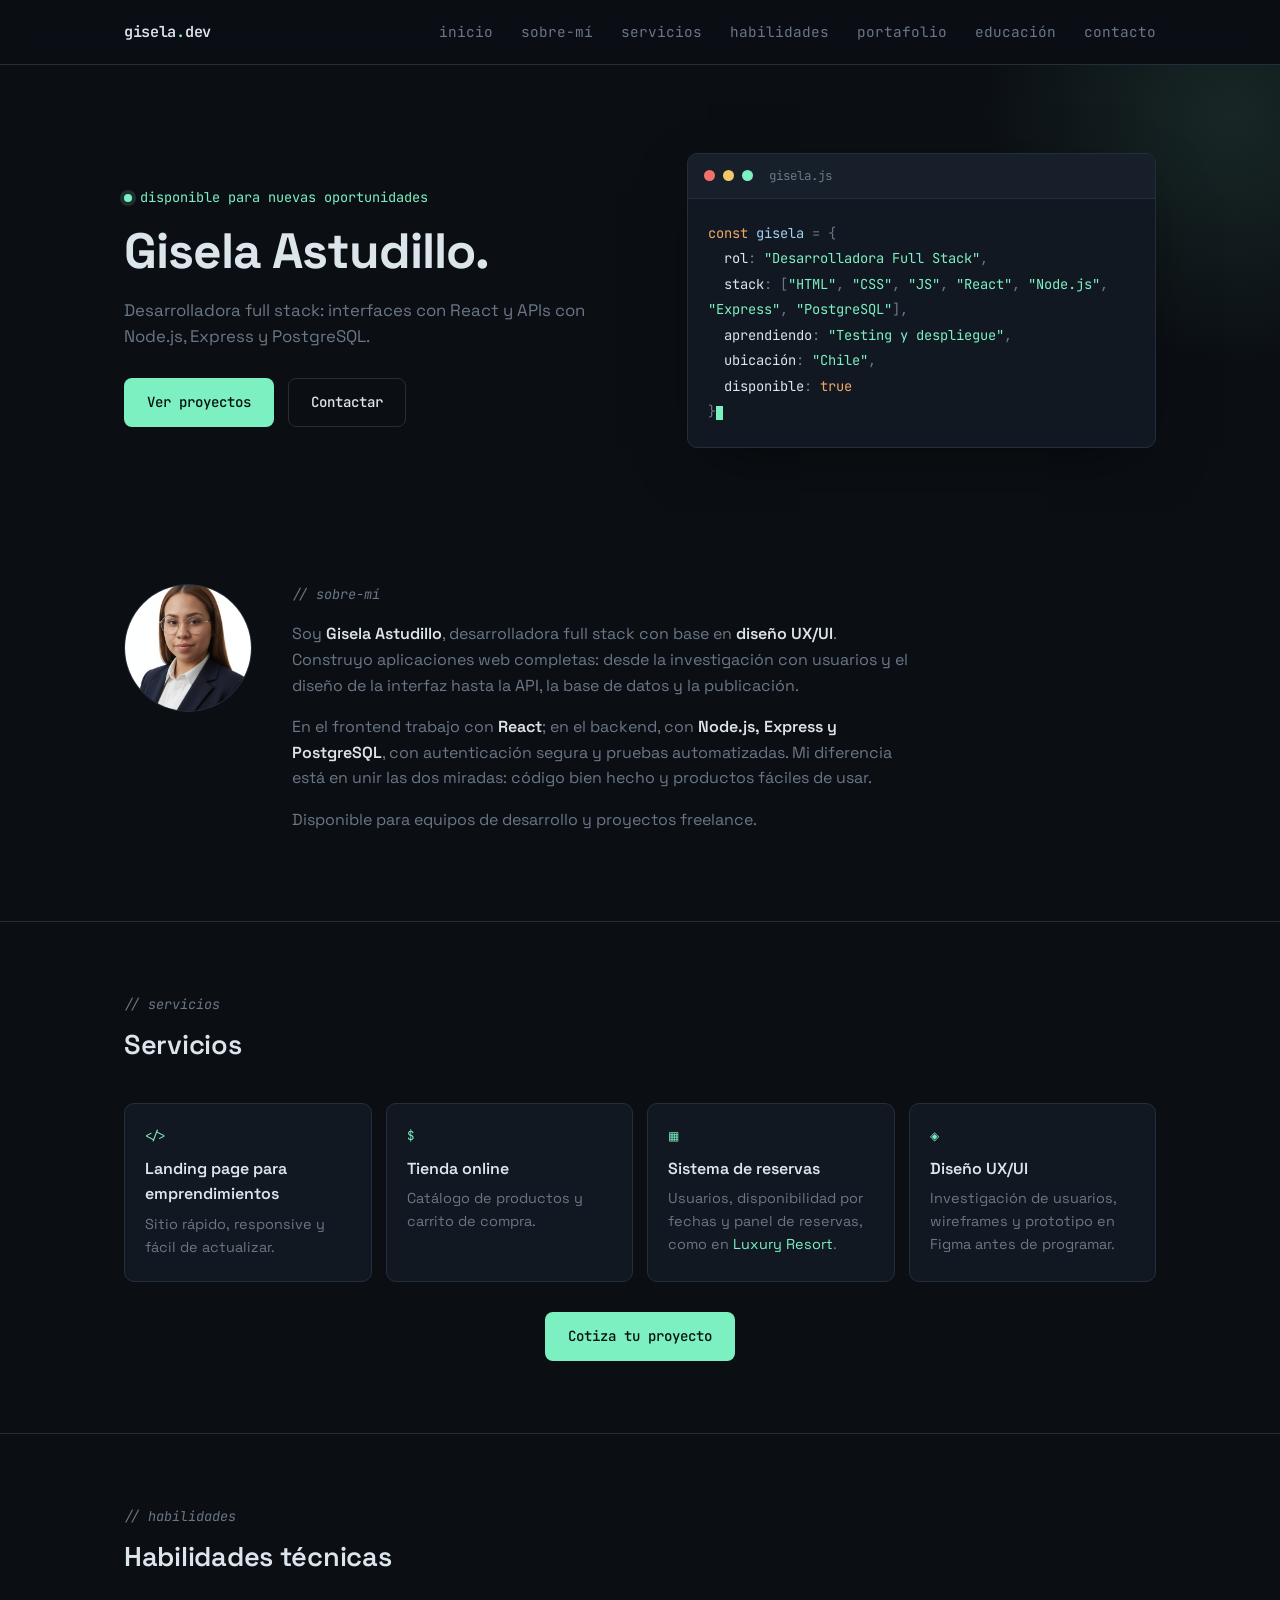
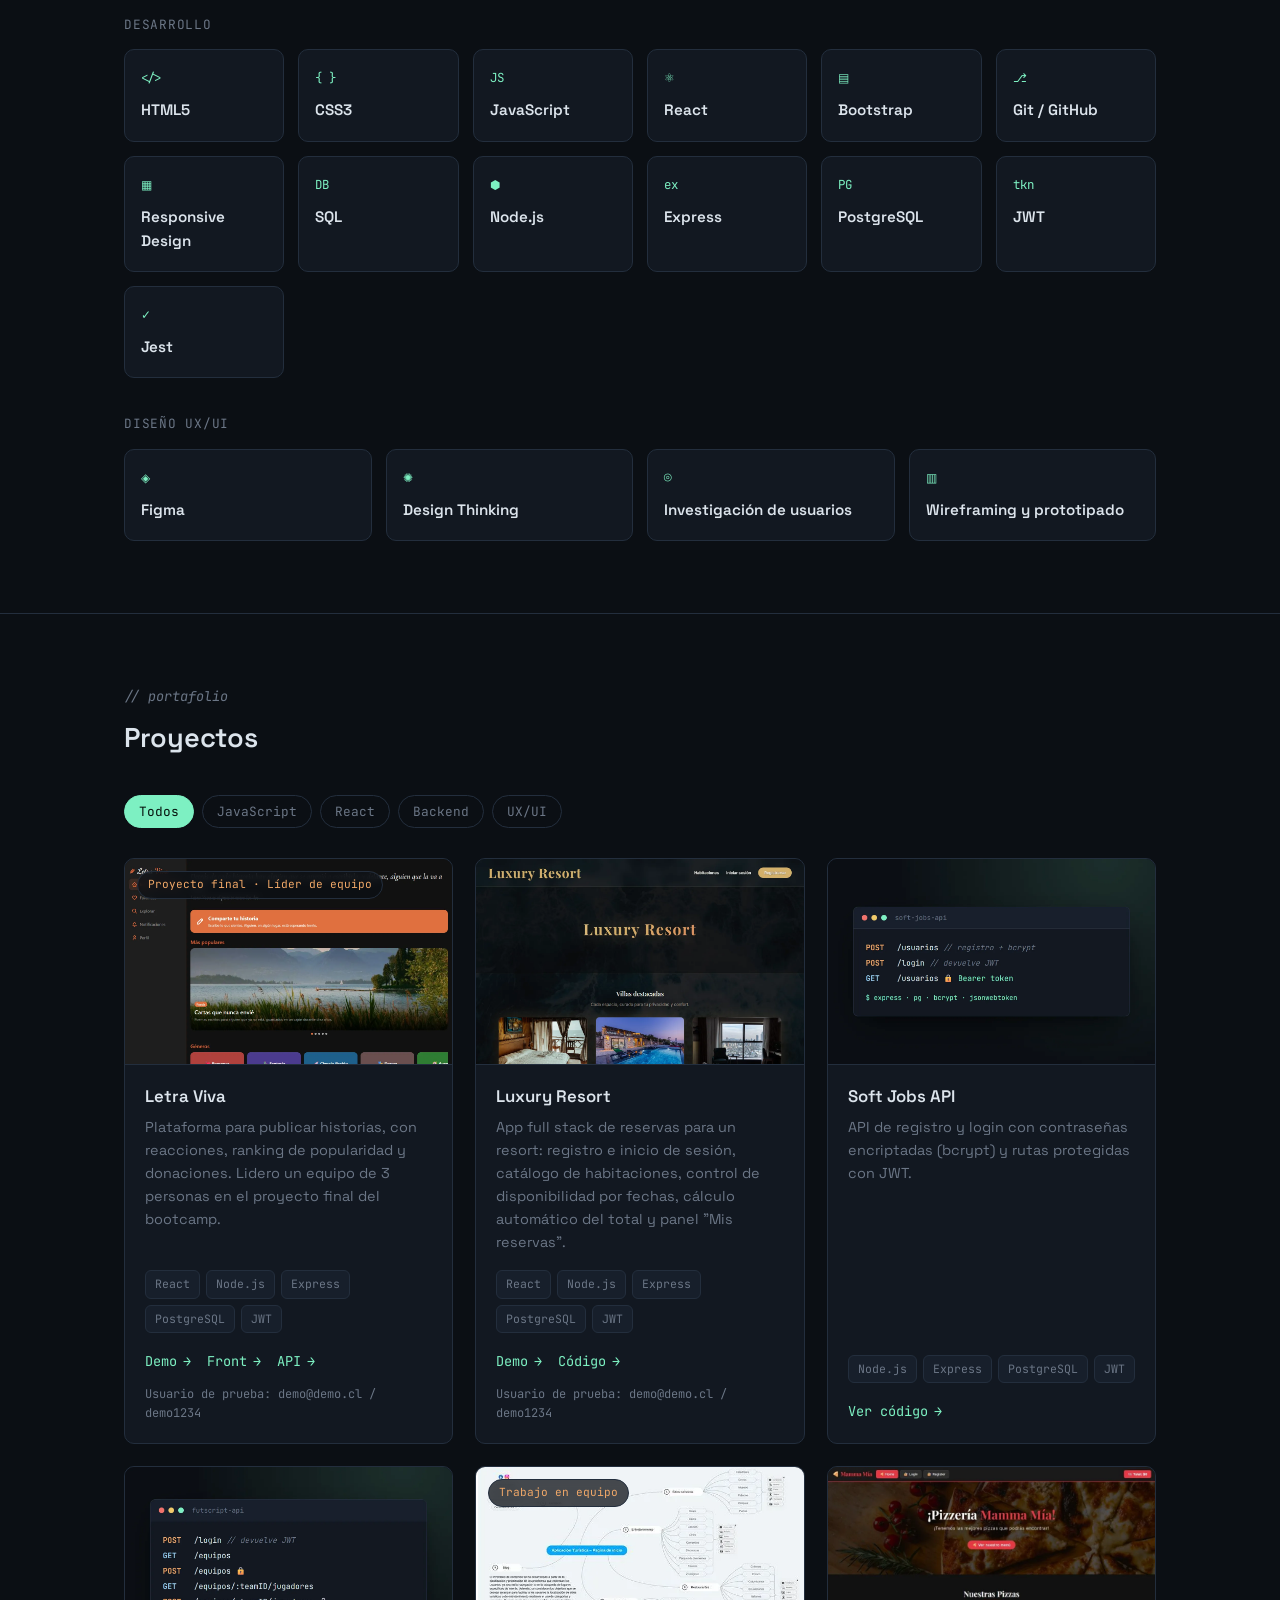
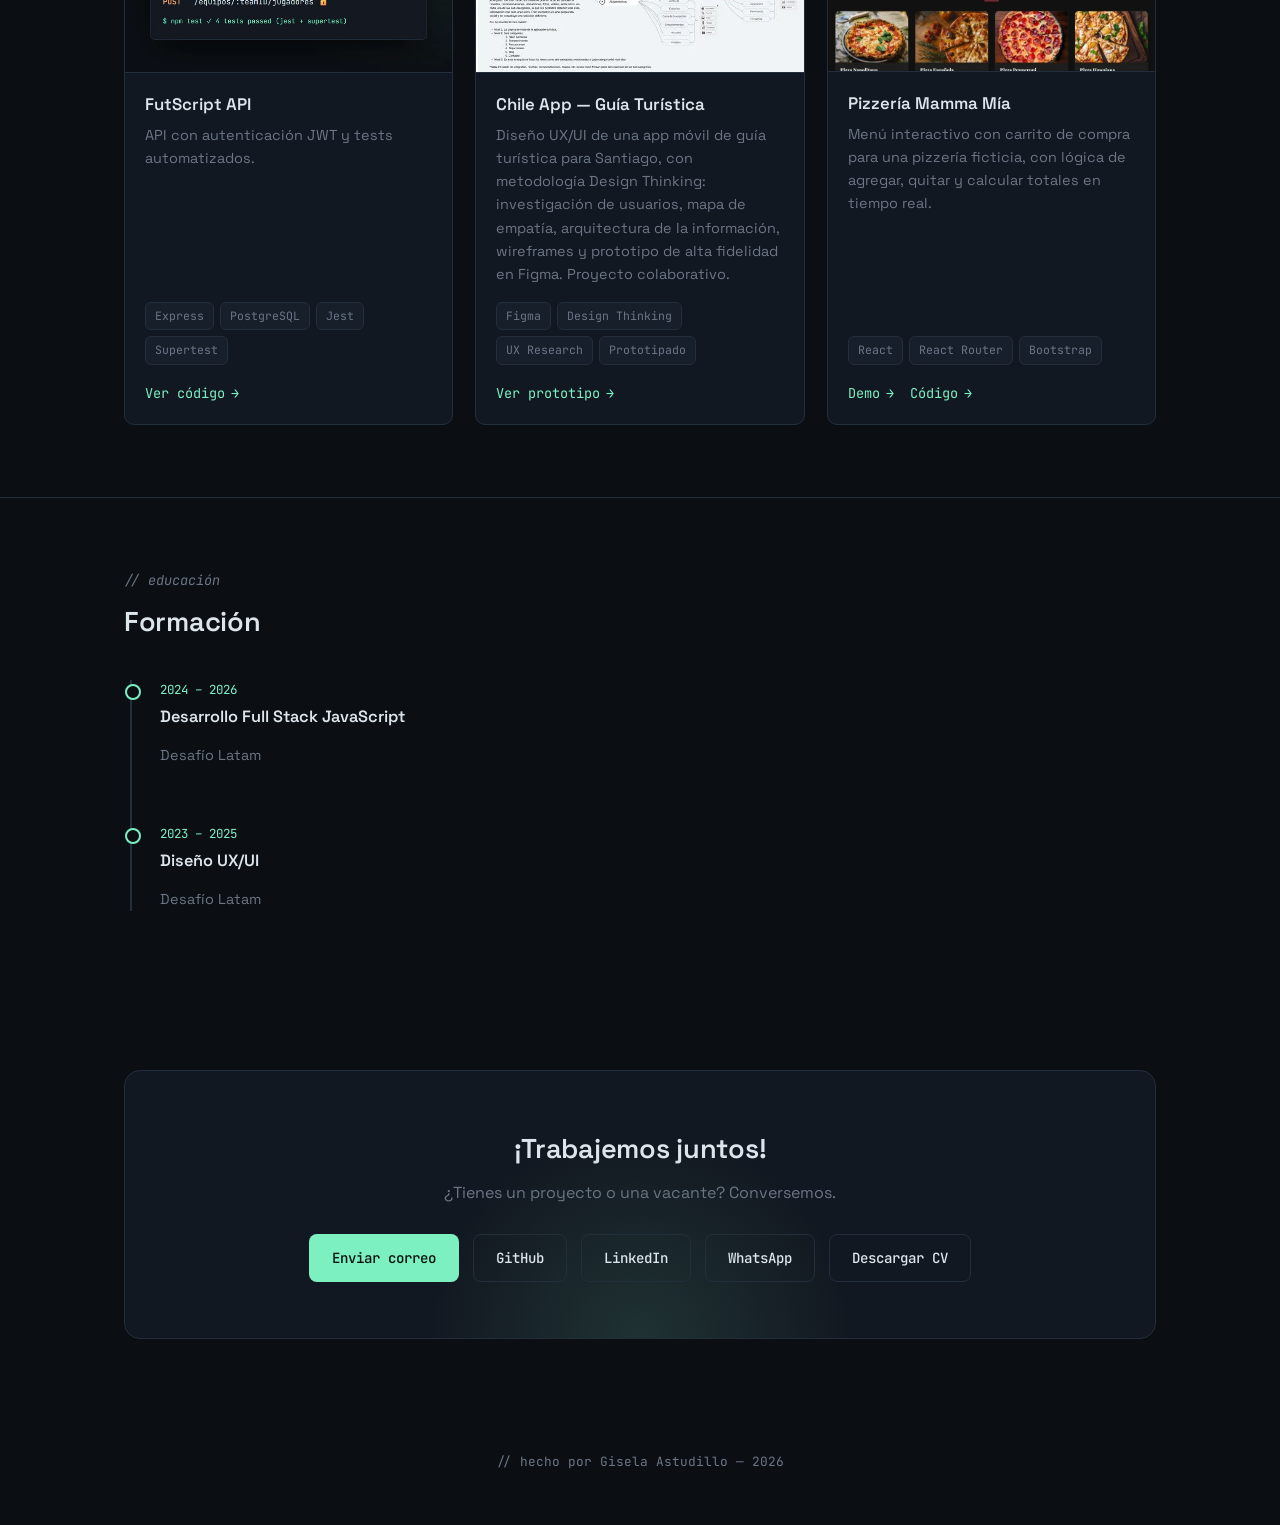
<file: index.html>
<!DOCTYPE html>
<html lang="es">
<head>
<meta charset="UTF-8">
<meta name="viewport" content="width=device-width, initial-scale=1.0">
<title>Gisela Astudillo — Desarrolladora Full Stack</title>
<meta name="description" content="Portafolio de Gisela Astudillo, desarrolladora full stack. Frontend con HTML, CSS, JavaScript y React, y backend con Node.js, Express y PostgreSQL.">
<link rel="preconnect" href="https://fonts.googleapis.com">
<link rel="preconnect" href="https://fonts.gstatic.com" crossorigin>
<link href="https://fonts.googleapis.com/css2?family=Space+Grotesk:wght@400;500;600;700&family=JetBrains+Mono:wght@400;500;600&display=swap" rel="stylesheet">
<link rel="stylesheet" href="css/style.css">
<script src="js/main.js" defer></script>
</head>
<body>

<nav class="nav">
  <div class="wrap">
    <a class="nav-brand" href="#inicio">gisela<span>.</span>dev</a>
    <button class="nav-toggle" id="navToggle" aria-label="Abrir menú" aria-expanded="false" aria-controls="navLinks">☰</button>
    <ul class="nav-links" id="navLinks">
      <li><a href="#inicio">inicio</a></li>
      <li><a href="#sobre-mi">sobre-mí</a></li>
      <li><a href="#servicios">servicios</a></li>
      <li><a href="#habilidades">habilidades</a></li>
      <li><a href="#portafolio">portafolio</a></li>
      <li><a href="#educacion">educación</a></li>
      <li><a href="#contacto">contacto</a></li>
    </ul>
  </div>
</nav>

<header id="inicio" class="hero">
  <div class="wrap hero-grid">
    <div>
      <p class="hero-eyebrow">disponible para nuevas oportunidades</p>
      <h1>Gisela Astudillo.</h1>
      <p class="lead">Desarrolladora full stack: interfaces con React y APIs con Node.js, Express y PostgreSQL.</p>
      <div class="hero-ctas">
        <a href="#portafolio" class="btn btn-primary">Ver proyectos</a>
        <a href="#contacto" class="btn btn-ghost">Contactar</a>
      </div>
    </div>

    <div class="code-card" aria-hidden="false">
      <div class="code-card-head">
        <span class="code-dot"></span><span class="code-dot"></span><span class="code-dot"></span>
        <span class="code-card-filename">gisela.js</span>
      </div>
      <div class="code-card-body mono">
<span class="tok-kw">const</span> <span class="tok-var">gisela</span> <span class="tok-punc">=</span> <span class="tok-punc">{</span><br>
&nbsp;&nbsp;<span class="tok-prop">rol</span><span class="tok-punc">:</span> <span class="tok-str">"Desarrolladora Full Stack"</span><span class="tok-punc">,</span><br>
&nbsp;&nbsp;<span class="tok-prop">stack</span><span class="tok-punc">:</span> <span class="tok-punc">[</span><span class="tok-str">"HTML"</span><span class="tok-punc">,</span> <span class="tok-str">"CSS"</span><span class="tok-punc">,</span> <span class="tok-str">"JS"</span><span class="tok-punc">,</span> <span class="tok-str">"React"</span><span class="tok-punc">,</span> <span class="tok-str">"Node.js"</span><span class="tok-punc">,</span> <span class="tok-str">"Express"</span><span class="tok-punc">,</span> <span class="tok-str">"PostgreSQL"</span><span class="tok-punc">]</span><span class="tok-punc">,</span><br>
&nbsp;&nbsp;<span class="tok-prop">aprendiendo</span><span class="tok-punc">:</span> <span class="tok-str">"Testing y despliegue"</span><span class="tok-punc">,</span><br>
&nbsp;&nbsp;<span class="tok-prop">ubicación</span><span class="tok-punc">:</span> <span class="tok-str">"Chile"</span><span class="tok-punc">,</span><br>
&nbsp;&nbsp;<span class="tok-prop">disponible</span><span class="tok-punc">:</span> <span class="tok-kw">true</span><br>
<span class="tok-punc">}</span><span class="cursor"></span>
      </div>
    </div>
  </div>
</header>

<section id="sobre-mi">
  <div class="wrap">
    <div class="about-grid">
      <img class="about-avatar" src="img/gisela.jpg" alt="Foto de Gisela Astudillo" width="128" height="128">
      <div class="about-text">
        <p class="eyebrow mono"><span class="tok-com">// sobre-mí</span></p>
        <p>Soy <strong>Gisela Astudillo</strong>, desarrolladora full stack con base en <strong>diseño UX/UI</strong>. Construyo aplicaciones web completas: desde la investigación con usuarios y el diseño de la interfaz hasta la API, la base de datos y la publicación.</p>
        <p>En el frontend trabajo con <strong>React</strong>; en el backend, con <strong>Node.js, Express y PostgreSQL</strong>, con autenticación segura y pruebas automatizadas. Mi diferencia está en unir las dos miradas: código bien hecho y productos fáciles de usar.</p>
        <p>Disponible para equipos de desarrollo y proyectos freelance.</p>
      </div>
    </div>
  </div>
</section>

<hr class="divider">

<section id="servicios">
  <div class="wrap">
    <div class="section-head">
      <p class="eyebrow mono"><span class="tok-com">// servicios</span></p>
      <h2>Servicios</h2>
    </div>
    <div class="services-grid">
      <div class="service-card">
        <span class="skill-icon mono">&lt;/&gt;</span>
        <h3 class="service-title">Landing page para emprendimientos</h3>
        <p class="service-desc">Sitio rápido, responsive y fácil de actualizar.</p>
      </div>
      <div class="service-card">
        <span class="skill-icon mono">$</span>
        <h3 class="service-title">Tienda online</h3>
        <p class="service-desc">Catálogo de productos y carrito de compra.</p>
      </div>
      <div class="service-card">
        <span class="skill-icon mono">▦</span>
        <h3 class="service-title">Sistema de reservas</h3>
        <p class="service-desc">Usuarios, disponibilidad por fechas y panel de reservas, como en <a href="#portafolio">Luxury Resort</a>.</p>
      </div>
      <div class="service-card">
        <span class="skill-icon mono">◈</span>
        <h3 class="service-title">Diseño UX/UI</h3>
        <p class="service-desc">Investigación de usuarios, wireframes y prototipo en Figma antes de programar.</p>
      </div>
    </div>
    <div class="services-cta">
      <a href="#contacto" class="btn btn-primary">Cotiza tu proyecto</a>
    </div>
  </div>
</section>

<hr class="divider">

<section id="habilidades">
  <div class="wrap">
    <div class="section-head">
      <p class="eyebrow mono"><span class="tok-com">// habilidades</span></p>
      <h2>Habilidades técnicas</h2>
    </div>

    <p class="skills-group-label mono">Desarrollo</p>
    <div class="skills-grid">
      <div class="skill-card">
        <span class="skill-icon mono">&lt;/&gt;</span>
        <span class="skill-name">HTML5</span>
      </div>
      <div class="skill-card">
        <span class="skill-icon mono">{ }</span>
        <span class="skill-name">CSS3</span>
      </div>
      <div class="skill-card">
        <span class="skill-icon mono">JS</span>
        <span class="skill-name">JavaScript</span>
      </div>
      <div class="skill-card">
        <span class="skill-icon mono">⚛</span>
        <span class="skill-name">React</span>
      </div>
      <div class="skill-card">
        <span class="skill-icon mono">▤</span>
        <span class="skill-name">Bootstrap</span>
      </div>
      <div class="skill-card">
        <span class="skill-icon mono">⎇</span>
        <span class="skill-name">Git / GitHub</span>
      </div>
      <div class="skill-card">
        <span class="skill-icon mono">▦</span>
        <span class="skill-name">Responsive Design</span>
      </div>
      <div class="skill-card">
        <span class="skill-icon mono">DB</span>
        <span class="skill-name">SQL</span>
      </div>
      <div class="skill-card">
        <span class="skill-icon mono">⬢</span>
        <span class="skill-name">Node.js</span>
      </div>
      <div class="skill-card">
        <span class="skill-icon mono">ex</span>
        <span class="skill-name">Express</span>
      </div>
      <div class="skill-card">
        <span class="skill-icon mono">PG</span>
        <span class="skill-name">PostgreSQL</span>
      </div>
      <div class="skill-card">
        <span class="skill-icon mono">tkn</span>
        <span class="skill-name">JWT</span>
      </div>
      <div class="skill-card">
        <span class="skill-icon mono">✓</span>
        <span class="skill-name">Jest</span>
      </div>
    </div>

    <p class="skills-group-label mono">Diseño UX/UI</p>
    <div class="skills-grid">
      <div class="skill-card">
        <span class="skill-icon mono">◈</span>
        <span class="skill-name">Figma</span>
      </div>
      <div class="skill-card">
        <span class="skill-icon mono">✺</span>
        <span class="skill-name">Design Thinking</span>
      </div>
      <div class="skill-card">
        <span class="skill-icon mono">◎</span>
        <span class="skill-name">Investigación de usuarios</span>
      </div>
      <div class="skill-card">
        <span class="skill-icon mono">▥</span>
        <span class="skill-name">Wireframing y prototipado</span>
      </div>
    </div>
  </div>
</section>

<hr class="divider">

<section id="portafolio">
  <div class="wrap">
    <div class="section-head">
      <p class="eyebrow mono"><span class="tok-com">// portafolio</span></p>
      <h2>Proyectos</h2>
    </div>

    <div class="filter-bar" role="group" aria-label="Filtrar proyectos por tecnología">
      <button class="filter-btn active" data-filter="all">Todos</button>
      <button class="filter-btn" data-filter="js">JavaScript</button>
      <button class="filter-btn" data-filter="react">React</button>
      <button class="filter-btn" data-filter="backend">Backend</button>
      <button class="filter-btn" data-filter="uxui">UX/UI</button>
    </div>

    <div class="project-grid" id="projectGrid">

      <article class="project-card" data-tags="react backend js">
        <div class="project-thumb">
          <span class="project-badge mono">Proyecto final · Líder de equipo</span>
          <img src="img/letra-viva.webp" alt="Página de inicio de Letra Viva: menú lateral, frase de bienvenida, botón para compartir una historia y carrusel de historias más populares">
        </div>
        <div class="project-body">
          <h3 class="project-title">Letra Viva</h3>
          <p class="project-desc">Plataforma para publicar historias, con reacciones, ranking de popularidad y donaciones. Lidero un equipo de 3 personas en el proyecto final del bootcamp.</p>
          <div class="project-stack">
            <span class="tag">React</span><span class="tag">Node.js</span><span class="tag">Express</span><span class="tag">PostgreSQL</span><span class="tag">JWT</span>
          </div>
          <div class="project-links">
            <a href="https://letra-viva-frontend.vercel.app" class="project-link" target="_blank" rel="noopener">Demo</a>
            <a href="https://github.com/G1I2S/letra-viva-frontend" class="project-link" target="_blank" rel="noopener">Front</a>
            <a href="https://github.com/G1I2S/letra-viva-backend" class="project-link" target="_blank" rel="noopener">API</a>
          </div>
          <p class="project-demo-user mono">Usuario de prueba: demo@demo.cl / demo1234</p>
        </div>
      </article>

      <article class="project-card" data-tags="react backend js">
        <div class="project-thumb">
          <img src="img/luxury-resort.webp" alt="Página de inicio de Luxury Resort: logo dorado sobre fondo oscuro y sección de villas destacadas con fotos de habitaciones y una piscina">
        </div>
        <div class="project-body">
          <h3 class="project-title">Luxury Resort</h3>
          <p class="project-desc">App full stack de reservas para un resort: registro e inicio de sesión, catálogo de habitaciones, control de disponibilidad por fechas, cálculo automático del total y panel "Mis reservas".</p>
          <div class="project-stack">
            <span class="tag">React</span><span class="tag">Node.js</span><span class="tag">Express</span><span class="tag">PostgreSQL</span><span class="tag">JWT</span>
          </div>
          <div class="project-links">
            <a href="https://luxury-resort-one.vercel.app" class="project-link" target="_blank" rel="noopener">Demo</a>
            <a href="https://github.com/G1I2S/luxury-resort" class="project-link" target="_blank" rel="noopener">Código</a>
          </div>
          <p class="project-demo-user mono">Usuario de prueba: demo@demo.cl / demo1234</p>
        </div>
      </article>

      <article class="project-card" data-tags="backend">
        <div class="project-thumb">
          <img src="img/soft-jobs-api.webp" alt="Ventana de código con los endpoints de Soft Jobs API: POST /usuarios para registrarse, POST /login que devuelve un JWT y GET /usuarios protegido con token">
        </div>
        <div class="project-body">
          <h3 class="project-title">Soft Jobs API</h3>
          <p class="project-desc">API de registro y login con contraseñas encriptadas (bcrypt) y rutas protegidas con JWT.</p>
          <div class="project-stack">
            <span class="tag">Node.js</span><span class="tag">Express</span><span class="tag">PostgreSQL</span><span class="tag">JWT</span>
          </div>
          <a href="https://github.com/G1I2S/soft-jobs-api" class="project-link" target="_blank" rel="noopener">Ver código</a>
        </div>
      </article>

      <article class="project-card" data-tags="backend">
        <div class="project-thumb">
          <img src="img/futscript-api.webp" alt="Ventana de código con los endpoints de FutScript API para login, equipos y jugadores, y el resultado de npm test con 4 tests aprobados">
        </div>
        <div class="project-body">
          <h3 class="project-title">FutScript API</h3>
          <p class="project-desc">API con autenticación JWT y tests automatizados.</p>
          <div class="project-stack">
            <span class="tag">Express</span><span class="tag">PostgreSQL</span><span class="tag">Jest</span><span class="tag">Supertest</span>
          </div>
          <a href="https://github.com/G1I2S/futscript-api" class="project-link" target="_blank" rel="noopener">Ver código</a>
        </div>
      </article>

      <article class="project-card" data-tags="uxui">
        <div class="project-thumb">
          <span class="project-badge mono">Trabajo en equipo</span>
          <img src="img/chile-app.webp" alt="Mapa de arquitectura de información de la app Chile App: página de inicio conectada a sitios turísticos, entretenimiento, restaurantes, alojamientos, blog y contacto, con sus subcategorías">
        </div>
        <div class="project-body">
          <h3 class="project-title">Chile App — Guía Turística</h3>
          <p class="project-desc">Diseño UX/UI de una app móvil de guía turística para Santiago, con metodología Design Thinking: investigación de usuarios, mapa de empatía, arquitectura de la información, wireframes y prototipo de alta fidelidad en Figma. Proyecto colaborativo.</p>
          <div class="project-stack">
            <span class="tag">Figma</span><span class="tag">Design Thinking</span><span class="tag">UX Research</span><span class="tag">Prototipado</span>
          </div>
          <a href="https://www.figma.com/design/fcgN9d5fnuFuSTH86VmcWc/Prototipado_turismo_iPhone?node-id=0-1&amp;t=BOihUf77lnaRrVSE-1" class="project-link" target="_blank" rel="noopener">Ver prototipo</a>
        </div>
      </article>

      <article class="project-card" data-tags="react js">
        <div class="project-thumb">
          <img src="img/pizzeria-mamma-mia.webp" alt="Página de inicio de Pizzería Mamma Mía: barra con total del carrito, portada con foto de pizza y botón Ver nuestro menú, y tarjetas de pizzas napolitana, española, pepperoni y hawaiana">
        </div>
        <div class="project-body">
          <h3 class="project-title">Pizzería Mamma Mía</h3>
          <p class="project-desc">Menú interactivo con carrito de compra para una pizzería ficticia, con lógica de agregar, quitar y calcular totales en tiempo real.</p>
          <div class="project-stack">
            <span class="tag">React</span><span class="tag">React Router</span><span class="tag">Bootstrap</span>
          </div>
          <div class="project-links">
            <a href="https://g1i2s.github.io/pizzeria-mamma-mia/" class="project-link" target="_blank" rel="noopener">Demo</a>
            <a href="https://github.com/G1I2S/pizzeria-mamma-mia" class="project-link" target="_blank" rel="noopener">Código</a>
          </div>
        </div>
      </article>

    </div>
  </div>
</section>

<hr class="divider">

<section id="educacion">
  <div class="wrap">
    <div class="section-head">
      <p class="eyebrow mono"><span class="tok-com">// educación</span></p>
      <h2>Formación</h2>
    </div>
    <div class="timeline">
      <div class="timeline-item">
        <p class="timeline-date mono">2024 – 2026</p>
        <p class="timeline-title">Desarrollo Full Stack JavaScript</p>
        <p class="timeline-sub">Desafío Latam</p>
      </div>
      <div class="timeline-item">
        <p class="timeline-date mono">2023 – 2025</p>
        <p class="timeline-title">Diseño UX/UI</p>
        <p class="timeline-sub">Desafío Latam</p>
      </div>
    </div>
  </div>
</section>

<section id="contacto">
  <div class="wrap">
    <div class="contact">
      <h2>¡Trabajemos juntos!</h2>
      <p class="lead">¿Tienes un proyecto o una vacante? Conversemos.</p>
      <div class="contact-links">
        <a href="mailto:giselaastudillo50@gmail.com" class="btn btn-primary">Enviar correo</a>
        <a href="https://github.com/G1I2S" class="btn btn-ghost" target="_blank" rel="noopener">GitHub</a>
        <a href="https://www.linkedin.com/in/gisela-astudillo" class="btn btn-ghost" target="_blank" rel="noopener">LinkedIn</a>
        <a href="https://wa.me/56996166316?text=Hola%20Gisela%2C%20vi%20tu%20portafolio%20y%20me%20interesa%20conversar" class="btn btn-ghost" target="_blank" rel="noopener">WhatsApp</a>
        <a href="docs/cv-gisela-astudillo.pdf" class="btn btn-ghost" download>Descargar CV</a>
      </div>
    </div>
  </div>
</section>

<footer class="site-footer">
  <p>// hecho por Gisela Astudillo — 2026</p>
</footer>

</body>
</html>
</file>
<file: css/style.css>
:root{
  --bg:#0B0F14;
  --surface:#121821;
  --surface-2:#171F2B;
  --border:#232E3D;
  --text:#DCE4EC;
  --text-dim:#6B7686;
  --accent:#7DF0C2;
  --accent-dim:#3E6F5C;
  --accent-warm:#F0A868;
  --radius:10px;
  --maxw:1080px;
}

*{box-sizing:border-box;}
html{scroll-behavior:smooth;}
body{
  margin:0;
  background:var(--bg);
  color:var(--text);
  font-family:'Space Grotesk', system-ui, sans-serif;
  line-height:1.6;
  -webkit-font-smoothing:antialiased;
}
.mono{font-family:'JetBrains Mono', monospace;}

a{color:var(--accent); text-decoration:none;}
a:hover{text-decoration:underline;}

::selection{background:var(--accent); color:var(--bg);}

:focus-visible{
  outline:2px solid var(--accent);
  outline-offset:3px;
  border-radius:4px;
}

.wrap{max-width:var(--maxw); margin:0 auto; padding:0 24px;}

/* ---------- NAV ---------- */
.nav{
  position:sticky; top:0; z-index:50;
  background:rgba(11,15,20,0.85);
  backdrop-filter:blur(10px);
  border-bottom:1px solid var(--border);
}
.nav .wrap{
  display:flex; align-items:center; justify-content:space-between;
  height:64px;
}
.nav-brand{
  font-family:'JetBrains Mono', monospace;
  font-weight:600;
  color:var(--text);
  font-size:0.95rem;
  letter-spacing:-0.02em;
}
.nav-brand span{color:var(--accent);}
.nav-brand:hover{text-decoration:none; color:var(--text);}

.nav-links{
  display:flex; gap:28px; list-style:none; margin:0; padding:0;
}
.nav-links a{
  color:var(--text-dim);
  font-size:0.9rem;
  font-family:'JetBrains Mono', monospace;
  transition:color 0.15s ease;
}
.nav-links a:hover{color:var(--accent); text-decoration:none;}

.nav-toggle{
  display:none;
  background:none; border:1px solid var(--border); border-radius:6px;
  color:var(--text); width:38px; height:38px; cursor:pointer;
  font-size:1.1rem;
}

@media (max-width:1000px){
  .nav-links{
    position:fixed; top:64px; left:0; right:0;
    background:var(--surface);
    border-bottom:1px solid var(--border);
    flex-direction:column; gap:0;
    max-height:0; overflow:hidden;
    transition:max-height 0.25s ease;
  }
  .nav-links.open{max-height:calc(100vh - 64px); overflow-y:auto;}
  .nav-links li{border-top:1px solid var(--border);}
  .nav-links a{display:block; padding:14px 24px;}
  .nav-toggle{display:block;}
}

/* ---------- HERO ---------- */
.hero{
  padding:88px 0 64px;
  position:relative;
  overflow:hidden;
}
.hero::before{
  content:'';
  position:absolute;
  top:-200px; right:-200px;
  width:500px; height:500px;
  background:radial-gradient(circle, var(--accent-dim) 0%, transparent 70%);
  opacity:0.25;
  pointer-events:none;
}
.hero-grid{
  display:grid;
  grid-template-columns:1.1fr 1fr;
  gap:48px;
  align-items:center;
  position:relative;
}
@media (max-width:860px){
  .hero-grid{grid-template-columns:1fr; gap:36px;}
}

.hero-eyebrow{
  font-family:'JetBrains Mono', monospace;
  color:var(--accent);
  font-size:0.85rem;
  margin-bottom:14px;
  display:flex; align-items:center; gap:8px;
}
.hero-eyebrow::before{
  content:'';
  width:8px; height:8px;
  border-radius:50%;
  background:var(--accent);
  box-shadow:0 0 0 4px rgba(125,240,194,0.15);
}

.hero h1{
  font-size:clamp(2.1rem, 4.5vw, 3.1rem);
  line-height:1.12;
  margin:0 0 18px;
  font-weight:700;
  letter-spacing:-0.02em;
}
.hero p.lead{
  color:var(--text-dim);
  font-size:1.05rem;
  max-width:46ch;
  margin:0 0 28px;
}

.hero-ctas{display:flex; gap:14px; flex-wrap:wrap;}

.btn{
  display:inline-flex; align-items:center; gap:8px;
  padding:12px 22px;
  border-radius:8px;
  font-family:'JetBrains Mono', monospace;
  font-size:0.88rem;
  font-weight:500;
  cursor:pointer;
  border:1px solid transparent;
  transition:all 0.15s ease;
}
.btn-primary{
  background:var(--accent);
  color:#06120D;
}
.btn-primary:hover{
  background:#92f3cd;
  text-decoration:none;
  transform:translateY(-1px);
}
.btn-ghost{
  background:transparent;
  border-color:var(--border);
  color:var(--text);
}
.btn-ghost:hover{
  border-color:var(--accent);
  color:var(--accent);
  text-decoration:none;
}

/* code block hero signature */
.code-card{
  background:var(--surface);
  border:1px solid var(--border);
  border-radius:var(--radius);
  overflow:hidden;
  box-shadow:0 20px 60px -20px rgba(0,0,0,0.6);
}
.code-card-head{
  display:flex; align-items:center; gap:8px;
  padding:12px 16px;
  border-bottom:1px solid var(--border);
  background:var(--surface-2);
}
.code-dot{width:11px; height:11px; border-radius:50%;}
.code-card-head .code-dot:nth-child(1){background:#F0726B;}
.code-card-head .code-dot:nth-child(2){background:#F0C868;}
.code-card-head .code-dot:nth-child(3){background:#7DF0C2;}
.code-card-filename{
  margin-left:8px;
  font-family:'JetBrains Mono', monospace;
  font-size:0.78rem;
  color:var(--text-dim);
}
.code-card-body{
  padding:22px 20px;
  font-family:'JetBrains Mono', monospace;
  font-size:0.86rem;
  line-height:1.85;
  overflow-x:auto;
}
.code-card-body .ln{color:var(--text-dim); user-select:none; display:inline-block; width:1.4em;}
.tok-kw{color:#F0A868;}
.tok-var{color:#9FD0F0;}
.tok-str{color:var(--accent);}
.tok-prop{color:#DCE4EC;}
.tok-punc{color:var(--text-dim);}
.tok-com{color:var(--text-dim); font-style:italic;}

.cursor{
  display:inline-block;
  width:7px; height:1em;
  background:var(--accent);
  vertical-align:text-bottom;
  animation:blink 1s steps(1) infinite;
}
@keyframes blink{50%{opacity:0;}}

@media (prefers-reduced-motion: reduce){
  .cursor{animation:none;}
  html{scroll-behavior:auto;}
}

/* ---------- SECTION SHELL ---------- */
section{padding:72px 0;}
.section-head{margin-bottom:36px;}
.eyebrow{
  font-family:'JetBrains Mono', monospace;
  color:var(--text-dim);
  font-size:0.85rem;
  margin:0 0 8px;
}
.eyebrow .tok-com{color:var(--text-dim);}
h2{
  font-size:1.7rem;
  margin:0;
  font-weight:600;
  letter-spacing:-0.01em;
}

.divider{
  border:none; border-top:1px solid var(--border); margin:0;
}

/* ---------- SOBRE MI ---------- */
.about-grid{
  display:grid;
  grid-template-columns:auto 1fr;
  gap:40px;
  align-items:start;
}
@media (max-width:700px){
  .about-grid{grid-template-columns:1fr;}
}
.about-avatar{
  width:128px; height:128px;
  border-radius:50%;
  background:var(--surface-2);
  border:1px solid var(--border);
  object-fit:cover;
  object-position:center 20%;
  display:block;
}
.about-text p{color:var(--text-dim); margin:0 0 16px; max-width:62ch;}
.about-text strong{color:var(--text); font-weight:600;}
.tag{
  font-family:'JetBrains Mono', monospace;
  font-size:0.78rem;
  padding:5px 10px;
  border-radius:6px;
  background:var(--surface-2);
  border:1px solid var(--border);
  color:var(--text-dim);
}

/* ---------- HABILIDADES ---------- */
.skills-group-label{
  color:var(--text-dim);
  font-size:0.8rem;
  text-transform:uppercase;
  letter-spacing:0.06em;
  margin:0 0 14px;
}
.skills-grid{
  display:grid;
  grid-template-columns:repeat(auto-fit, minmax(150px, 1fr));
  gap:14px;
  margin-bottom:36px;
}
.skills-grid:last-of-type{margin-bottom:0;}
.skill-card{
  background:var(--surface);
  border:1px solid var(--border);
  border-radius:var(--radius);
  padding:18px 16px;
  transition:border-color 0.15s ease, transform 0.15s ease;
}
.skill-card:hover{border-color:var(--accent-dim); transform:translateY(-2px);}
.skill-icon{
  font-family:'JetBrains Mono', monospace;
  color:var(--accent);
  font-size:0.78rem;
  margin-bottom:10px;
  display:block;
}
.skill-card .skill-name{font-weight:600; font-size:0.95rem; display:block;}

/* ---------- SERVICIOS ---------- */
.services-grid{
  display:grid;
  grid-template-columns:repeat(auto-fit, minmax(220px, 1fr));
  gap:14px;
}
.service-card{
  background:var(--surface);
  border:1px solid var(--border);
  border-radius:var(--radius);
  padding:22px 20px;
  transition:border-color 0.15s ease, transform 0.15s ease;
}
.service-card:hover{border-color:var(--accent-dim); transform:translateY(-2px);}
.service-title{font-weight:600; font-size:1rem; margin:0 0 6px;}
.service-desc{color:var(--text-dim); font-size:0.9rem; margin:0;}
.services-cta{margin-top:30px; text-align:center;}

/* ---------- PORTAFOLIO ---------- */
.filter-bar{
  display:flex; gap:8px; flex-wrap:wrap; margin-bottom:30px;
}
.filter-btn{
  font-family:'JetBrains Mono', monospace;
  font-size:0.8rem;
  padding:7px 14px;
  border-radius:20px;
  border:1px solid var(--border);
  background:transparent;
  color:var(--text-dim);
  cursor:pointer;
  transition:all 0.15s ease;
}
.filter-btn:hover{border-color:var(--accent-dim); color:var(--text);}
.filter-btn.active{
  background:var(--accent);
  color:#06120D;
  border-color:var(--accent);
}

.project-grid{
  display:grid;
  grid-template-columns:repeat(auto-fit, minmax(290px, 1fr));
  gap:22px;
}
.project-card{
  background:var(--surface);
  border:1px solid var(--border);
  border-radius:var(--radius);
  overflow:hidden;
  display:flex; flex-direction:column;
  transition:border-color 0.15s ease, transform 0.15s ease;
}
.project-card:hover{border-color:var(--accent-dim); transform:translateY(-3px);}
.project-thumb{
  aspect-ratio:16/10;
  background:var(--surface-2);
  display:flex; align-items:center; justify-content:center;
  border-bottom:1px solid var(--border);
}
.project-thumb svg{width:100%; height:100%;}
.project-body{padding:18px 20px 20px; display:flex; flex-direction:column; flex:1;}
.project-title{font-weight:600; font-size:1.05rem; margin:0 0 6px;}
.project-desc{color:var(--text-dim); font-size:0.9rem; margin:0 0 16px; flex:1;}
.project-stack{display:flex; flex-wrap:wrap; gap:6px; margin-bottom:18px;}
.project-stack .tag{font-size:0.72rem; padding:4px 9px;}
.project-link{
  font-family:'JetBrains Mono', monospace;
  font-size:0.85rem;
  color:var(--accent);
  display:inline-flex; align-items:center; gap:6px;
}
.project-link::after{content:'→'; transition:transform 0.15s ease;}
.project-link:hover::after{transform:translateX(3px);}
.project-links{display:flex; flex-wrap:wrap; gap:16px;}
.project-demo-user{color:var(--text-dim); font-size:0.75rem; margin:12px 0 0;}

.project-badge{
  position:absolute;
  top:12px; left:12px;
  font-family:'JetBrains Mono', monospace;
  font-size:0.7rem;
  padding:4px 10px;
  border-radius:20px;
  background:rgba(11,15,20,0.75);
  backdrop-filter:blur(4px);
  border:1px solid var(--border);
  color:var(--accent-warm);
  z-index:1;
}
.project-thumb{position:relative;}

/* ---------- EDUCACION ---------- */
.timeline{
  border-left:2px solid var(--border);
  margin-left:6px;
}
.timeline-item{
  position:relative;
  padding:0 0 30px 28px;
}
.timeline-item:last-child{padding-bottom:0;}
.timeline-item::before{
  content:'';
  position:absolute;
  left:-7px; top:4px;
  width:12px; height:12px;
  border-radius:50%;
  background:var(--bg);
  border:2px solid var(--accent);
}
.timeline-date{
  font-family:'JetBrains Mono', monospace;
  font-size:0.78rem;
  color:var(--accent);
  margin-bottom:4px;
}
.timeline-title{font-weight:600; font-size:1.02rem; margin:0 0 4px;}
.timeline-sub{color:var(--text-dim); font-size:0.9rem;}
/* ---------- CONTACTO ---------- */
.contact{
  background:var(--surface);
  border:1px solid var(--border);
  border-radius:16px;
  padding:56px 40px;
  text-align:center;
  position:relative;
  overflow:hidden;
}
.contact::before{
  content:'';
  position:absolute;
  bottom:-180px; left:50%; transform:translateX(-50%);
  width:480px; height:360px;
  background:radial-gradient(circle, var(--accent-dim) 0%, transparent 70%);
  opacity:0.3;
  pointer-events:none;
}
.contact h2{margin-bottom:10px;}
.contact p.lead{color:var(--text-dim); max-width:42ch; margin:0 auto 28px;}
.contact-links{
  display:flex; gap:14px; justify-content:center; flex-wrap:wrap;
  position:relative;
}

footer.site-footer{
  padding:28px 0 40px;
  text-align:center;
  color:var(--text-dim);
  font-family:'JetBrains Mono', monospace;
  font-size:0.8rem;
}
.project-thumb img{width:100%; height:100%; object-fit:cover; display:block;}
</file>
